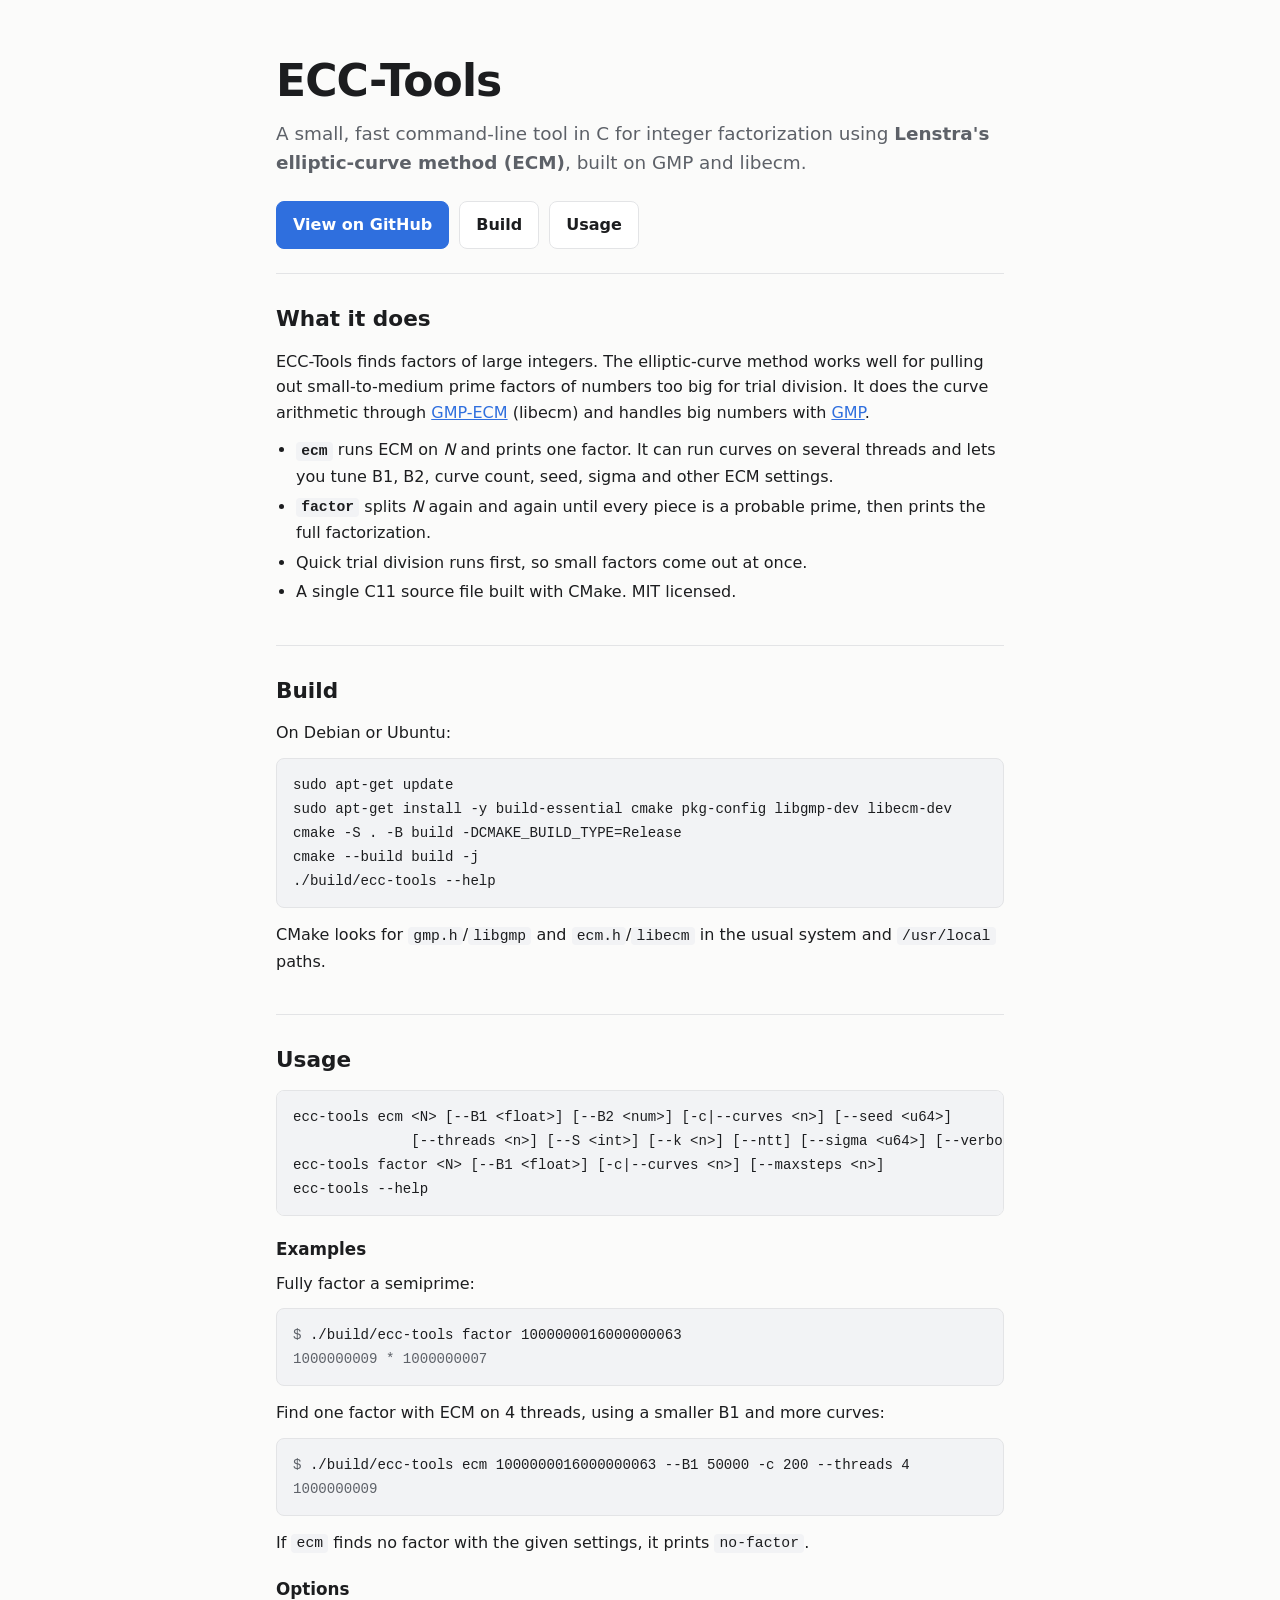
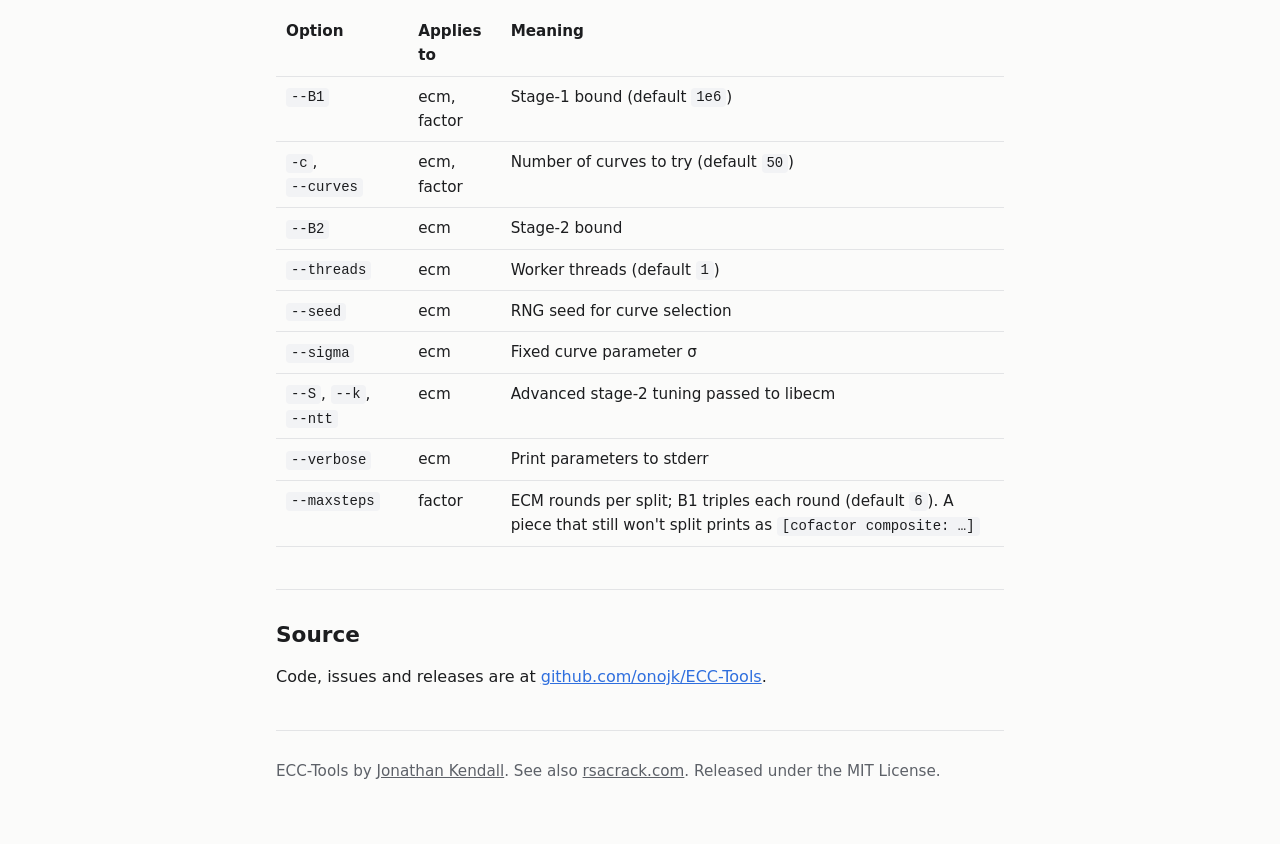
<file: docs/index.html>
<!doctype html>
<html lang="en">
<head>
<meta charset="utf-8">
<meta name="viewport" content="width=device-width, initial-scale=1">
<title>ECC-Tools — Lenstra ECM factoring in C</title>
<meta name="description" content="ECC-Tools is a small, fast C command-line tool for integer factorization using Lenstra's elliptic-curve method (ECM), built on GMP and libecm.">
<link rel="canonical" href="https://ecc-tools.com/">
<meta property="og:title" content="ECC-Tools — Lenstra ECM factoring in C">
<meta property="og:description" content="A small, fast C CLI for integer factorization via Lenstra ECM, built on GMP and libecm.">
<meta property="og:url" content="https://ecc-tools.com/">
<meta property="og:type" content="website">
<meta name="author" content="Jonathan Kendall">
<style>
:root{
  --bg:#fbfbfa;--fg:#1c1d1f;--muted:#5d6168;--card:#ffffff;--border:#e3e4e6;
  --accent:#2f6fde;--code-bg:#f2f3f5;--code-fg:#1c1d1f;
  color-scheme:light dark;
}
@media (prefers-color-scheme:dark){
  :root{--bg:#121316;--fg:#e8e9eb;--muted:#9a9ea6;--card:#1a1c20;--border:#2b2e34;
    --accent:#7aa7ff;--code-bg:#1e2126;--code-fg:#dfe2e7;}
}
*{box-sizing:border-box}
html{-webkit-text-size-adjust:100%}
body{margin:0;background:var(--bg);color:var(--fg);
  font:16px/1.6 system-ui,-apple-system,"Segoe UI",Roboto,"Helvetica Neue",Arial,sans-serif}
.wrap{max-width:760px;margin:0 auto;padding:0 16px}
header{padding:56px 0 24px}
h1{font-size:clamp(2rem,6vw,2.75rem);line-height:1.15;margin:0 0 12px;letter-spacing:-.02em}
.lede{font-size:1.15rem;color:var(--muted);margin:0 0 24px}
.btns{display:flex;flex-wrap:wrap;gap:10px}
.btn{display:inline-block;padding:10px 16px;border-radius:8px;border:1px solid var(--border);
  color:var(--fg);text-decoration:none;font-weight:600;background:var(--card)}
.btn.primary{background:var(--accent);border-color:var(--accent);color:#fff}
@media (prefers-color-scheme:dark){.btn.primary{color:#0d1117}}
.btn:hover{filter:brightness(1.08)}
section{padding:28px 0;border-top:1px solid var(--border)}
h2{font-size:1.35rem;margin:0 0 12px}
h3{font-size:1.05rem;margin:20px 0 8px}
p{margin:0 0 12px}
a{color:var(--accent)}
ul{padding-left:20px;margin:0 0 12px}
li{margin:4px 0}
code{font-family:ui-monospace,SFMono-Regular,Menlo,Consolas,"Liberation Mono",monospace;font-size:.92em;
  background:var(--code-bg);color:var(--code-fg);padding:.1em .35em;border-radius:4px}
pre{background:var(--code-bg);color:var(--code-fg);border:1px solid var(--border);border-radius:8px;
  padding:14px 16px;overflow-x:auto;margin:0 0 14px;line-height:1.5}
pre code{background:none;padding:0;font-size:.88em}
.prompt{color:var(--muted);user-select:none}
.out{color:var(--muted)}
table{width:100%;border-collapse:collapse;margin:0 0 14px;font-size:.95rem}
th,td{text-align:left;padding:8px 10px;border-bottom:1px solid var(--border);vertical-align:top}
th{font-weight:600}
td code{white-space:nowrap}
.tbl{overflow-x:auto}
footer{padding:28px 0 48px;border-top:1px solid var(--border);color:var(--muted);font-size:.95rem}
footer a{color:inherit}
</style>
</head>
<body>
<div class="wrap">

<header>
  <h1>ECC-Tools</h1>
  <p class="lede">A small, fast command-line tool in C for integer factorization using
  <strong>Lenstra's elliptic-curve method (ECM)</strong>, built on GMP and libecm.</p>
  <div class="btns">
    <a class="btn primary" href="https://github.com/onojk/ECC-Tools">View on GitHub</a>
    <a class="btn" href="#build">Build</a>
    <a class="btn" href="#usage">Usage</a>
  </div>
</header>

<section id="about">
  <h2>What it does</h2>
  <p>ECC-Tools finds factors of large integers. The elliptic-curve method works well for
  pulling out small-to-medium prime factors of numbers too big for trial division.
  It does the curve arithmetic through <a href="https://gitlab.inria.fr/zimmerma/ecm">GMP-ECM</a> (libecm)
  and handles big numbers with <a href="https://gmplib.org/">GMP</a>.</p>
  <ul>
    <li><strong><code>ecm</code></strong> runs ECM on <var>N</var> and prints one factor. It can run curves on several threads and lets you tune B1, B2, curve count, seed, sigma and other ECM settings.</li>
    <li><strong><code>factor</code></strong> splits <var>N</var> again and again until every piece is a probable prime, then prints the full factorization.</li>
    <li>Quick trial division runs first, so small factors come out at once.</li>
    <li>A single C11 source file built with CMake. MIT licensed.</li>
  </ul>
</section>

<section id="build">
  <h2>Build</h2>
  <p>On Debian or Ubuntu:</p>
<pre><code>sudo apt-get update
sudo apt-get install -y build-essential cmake pkg-config libgmp-dev libecm-dev
cmake -S . -B build -DCMAKE_BUILD_TYPE=Release
cmake --build build -j
./build/ecc-tools --help</code></pre>
  <p>CMake looks for <code>gmp.h</code>/<code>libgmp</code> and <code>ecm.h</code>/<code>libecm</code>
  in the usual system and <code>/usr/local</code> paths.</p>
</section>

<section id="usage">
  <h2>Usage</h2>
<pre><code>ecc-tools ecm &lt;N&gt; [--B1 &lt;float&gt;] [--B2 &lt;num&gt;] [-c|--curves &lt;n&gt;] [--seed &lt;u64&gt;]
              [--threads &lt;n&gt;] [--S &lt;int&gt;] [--k &lt;n&gt;] [--ntt] [--sigma &lt;u64&gt;] [--verbose]
ecc-tools factor &lt;N&gt; [--B1 &lt;float&gt;] [-c|--curves &lt;n&gt;] [--maxsteps &lt;n&gt;]
ecc-tools --help</code></pre>

  <h3>Examples</h3>
  <p>Fully factor a semiprime:</p>
<pre><code><span class="prompt">$ </span>./build/ecc-tools factor 1000000016000000063
<span class="out">1000000009 * 1000000007</span></code></pre>
  <p>Find one factor with ECM on 4 threads, using a smaller B1 and more curves:</p>
<pre><code><span class="prompt">$ </span>./build/ecc-tools ecm 1000000016000000063 --B1 50000 -c 200 --threads 4
<span class="out">1000000009</span></code></pre>
  <p>If <code>ecm</code> finds no factor with the given settings, it prints <code>no-factor</code>.</p>

  <h3>Options</h3>
  <div class="tbl">
  <table>
    <thead><tr><th>Option</th><th>Applies to</th><th>Meaning</th></tr></thead>
    <tbody>
      <tr><td><code>--B1</code></td><td>ecm, factor</td><td>Stage-1 bound (default <code>1e6</code>)</td></tr>
      <tr><td><code>-c</code>, <code>--curves</code></td><td>ecm, factor</td><td>Number of curves to try (default <code>50</code>)</td></tr>
      <tr><td><code>--B2</code></td><td>ecm</td><td>Stage-2 bound</td></tr>
      <tr><td><code>--threads</code></td><td>ecm</td><td>Worker threads (default <code>1</code>)</td></tr>
      <tr><td><code>--seed</code></td><td>ecm</td><td>RNG seed for curve selection</td></tr>
      <tr><td><code>--sigma</code></td><td>ecm</td><td>Fixed curve parameter σ</td></tr>
      <tr><td><code>--S</code>, <code>--k</code>, <code>--ntt</code></td><td>ecm</td><td>Advanced stage-2 tuning passed to libecm</td></tr>
      <tr><td><code>--verbose</code></td><td>ecm</td><td>Print parameters to stderr</td></tr>
      <tr><td><code>--maxsteps</code></td><td>factor</td><td>ECM rounds per split; B1 triples each round (default <code>6</code>). A piece that still won't split prints as <code>[cofactor composite: …]</code></td></tr>
    </tbody>
  </table>
  </div>
</section>

<section id="source">
  <h2>Source</h2>
  <p>Code, issues and releases are at
  <a href="https://github.com/onojk/ECC-Tools">github.com/onojk/ECC-Tools</a>.</p>
</section>

<footer>
  <p>ECC-Tools by <a href="https://www.jonathankendallart.com/about/">Jonathan Kendall</a>.
  See also <a href="https://rsacrack.com">rsacrack.com</a>.
  Released under the MIT License.</p>
</footer>

</div>
</body>
</html>
</file>
